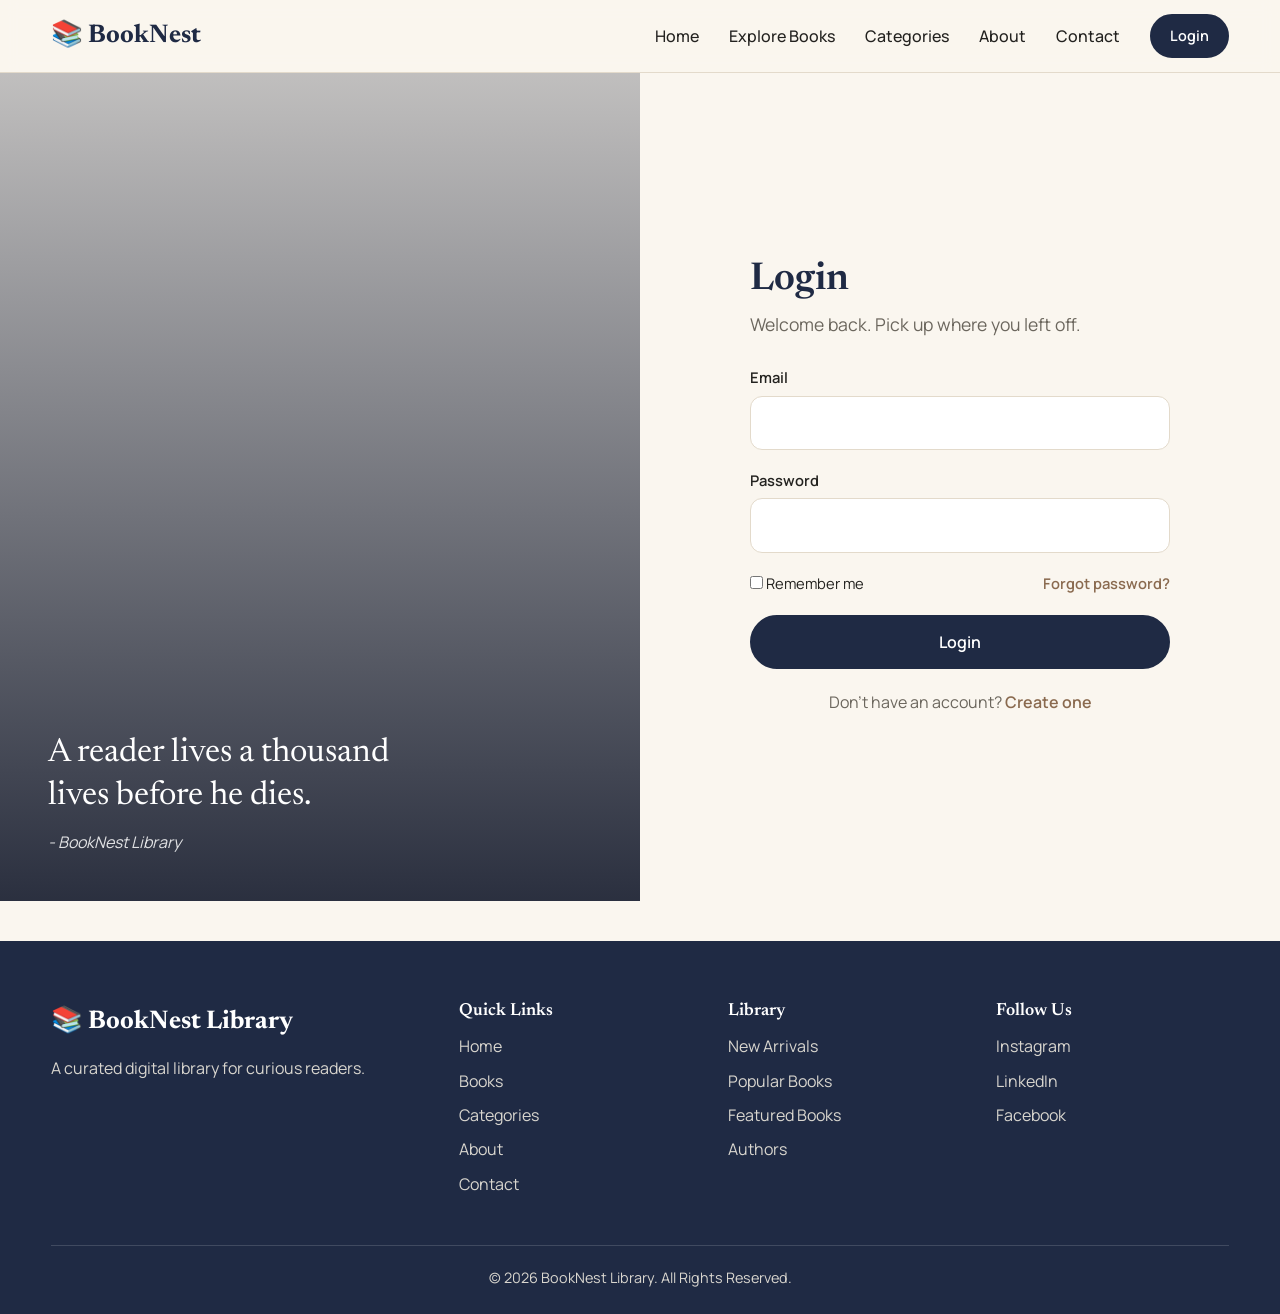
<file: BookNest-Library/login.html>
<!DOCTYPE html>
<html lang="en"><head><meta charset="UTF-8"><meta name="viewport" content="width=device-width,initial-scale=1">
<title>Login | BookNest Library</title><meta name="description" content="BookNest Library - a curated online library for curious readers.">
<link rel="preconnect" href="https://fonts.googleapis.com"><link rel="preconnect" href="https://fonts.gstatic.com" crossorigin>
<link href="https://fonts.googleapis.com/css2?family=Manrope:wght@400;500;600;700&family=Newsreader:wght@500;600;700&display=swap" rel="stylesheet">
<link rel="stylesheet" href="css/style.css"></head><body>
<!-- ================= HEADER ================= -->
<header class="site-header"><nav class="nav container" aria-label="Main navigation">
<a href="index.html" class="logo">📚 BookNest</a>
<input type="checkbox" id="menu" class="menu-toggle" aria-label="Toggle menu"><label for="menu" class="menu-btn">☰</label>
<ul class="nav-links"><li><a href="index.html">Home</a></li><li><a href="books.html">Explore Books</a></li><li><a href="categories.html">Categories</a></li><li><a href="about.html">About</a></li><li><a href="contact.html">Contact</a></li><li><a href="login.html" class="btn sm">Login</a></li></ul></nav></header>
<main>
<section class="auth"><div class="auth-art" style="background-image:url('https://picsum.photos/seed/cozylib/900/1100')" role="img" aria-label="Library shelves in warm light"><blockquote>A reader lives a thousand lives before he dies.<cite>- BookNest Library</cite></blockquote></div>
<div class="auth-form"><form action="#" method="post"><h1>Login</h1><p class="lead" style="margin:0 0 26px">Welcome back. Pick up where you left off.</p><div class="field"><label for="email">Email</label><input id="email" name="email" type="email" required></div><div class="field"><label for="password">Password</label><input id="password" name="password" type="password" required></div><div class="row"><label><input type="checkbox" name="remember"> Remember me</label><a href="#">Forgot password?</a></div><button class="btn" type="submit">Login</button>
<p class="alt-link">Don't have an account? <a href="register.html">Create one</a></p></form></div></section>
</main>
<!-- ================= FOOTER ================= -->
<footer class="site-footer"><div class="container"><div class="foot-grid">
<div><a href="index.html" class="logo">📚 BookNest Library</a><p style="margin-top:12px;max-width:34ch">A curated digital library for curious readers.</p></div>
<nav aria-label="Quick links"><h3>Quick Links</h3><ul><li><a href="index.html">Home</a></li><li><a href="books.html">Books</a></li><li><a href="categories.html">Categories</a></li><li><a href="about.html">About</a></li><li><a href="contact.html">Contact</a></li></ul></nav>
<nav aria-label="Library"><h3>Library</h3><ul><li><a href="books.html">New Arrivals</a></li><li><a href="books.html">Popular Books</a></li><li><a href="books.html">Featured Books</a></li><li><a href="about.html">Authors</a></li></ul></nav>
<nav aria-label="Social"><h3>Follow Us</h3><ul><li><a href="https://www.instagram.com/">Instagram</a></li><li><a href="https://www.linkedin.com/">LinkedIn</a></li><li><a href="https://www.facebook.com/">Facebook</a></li></ul></nav>
</div><p class="copy">© 2026 BookNest Library. All Rights Reserved.</p></div></footer></body></html>
</file>
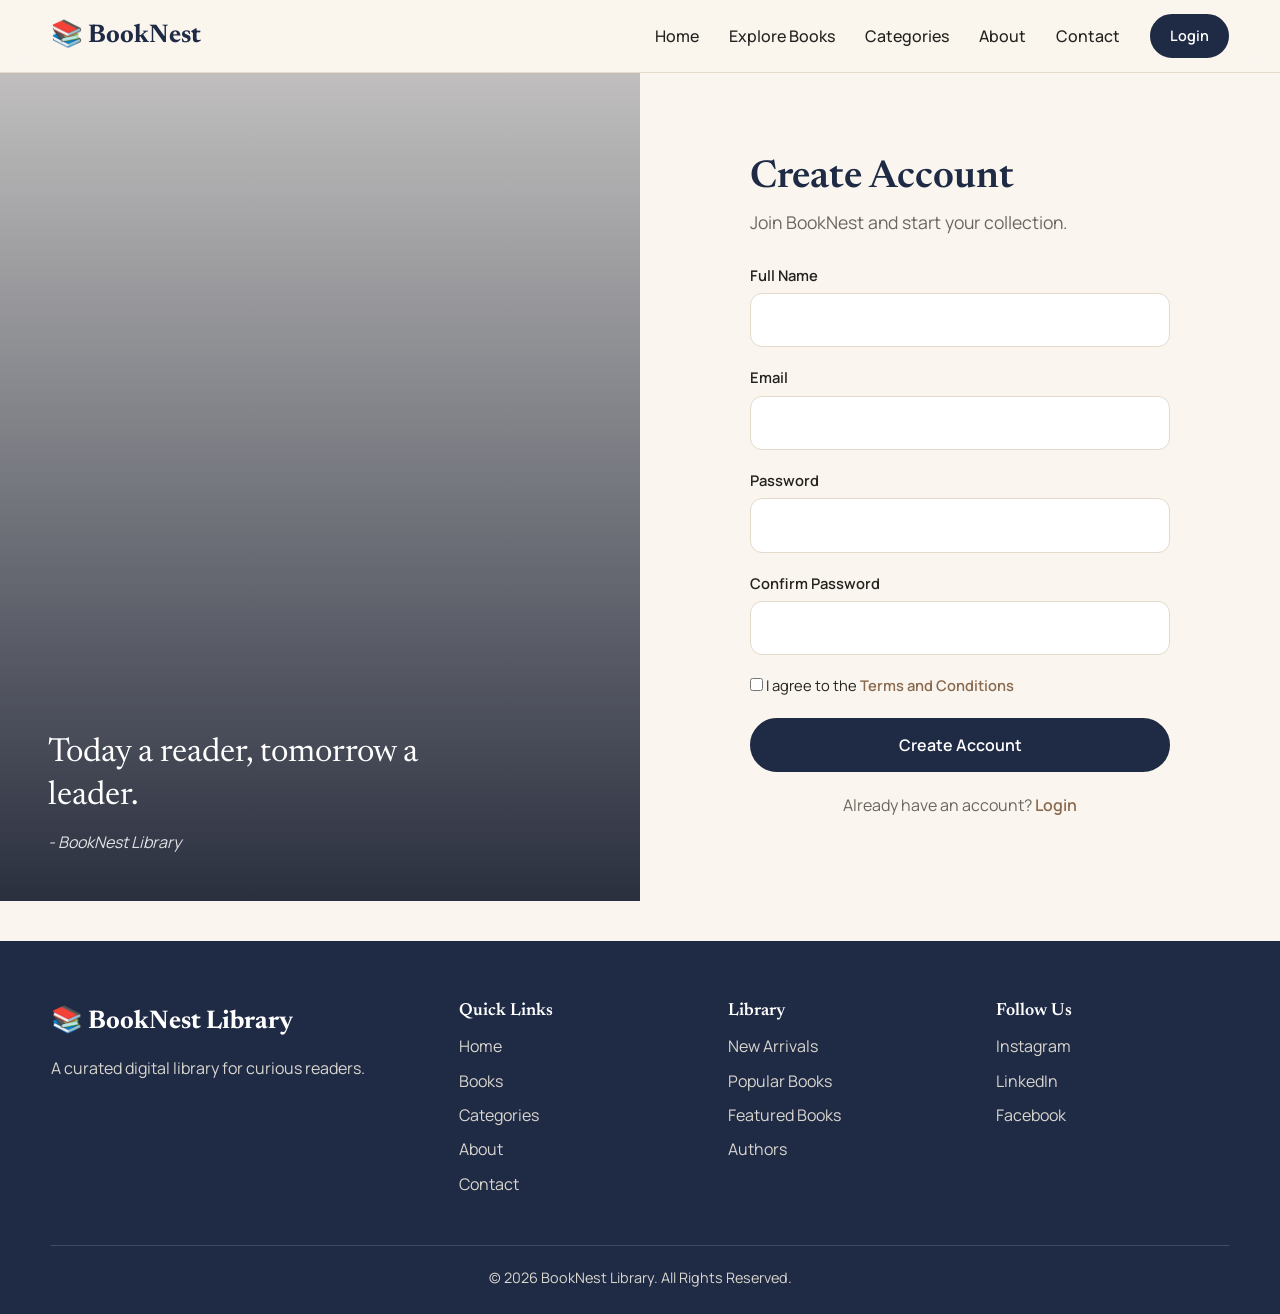
<file: BookNest-Library/register.html>
<!DOCTYPE html>
<html lang="en"><head><meta charset="UTF-8"><meta name="viewport" content="width=device-width,initial-scale=1">
<title>Create Account | BookNest Library</title><meta name="description" content="BookNest Library - a curated online library for curious readers.">
<link rel="preconnect" href="https://fonts.googleapis.com"><link rel="preconnect" href="https://fonts.gstatic.com" crossorigin>
<link href="https://fonts.googleapis.com/css2?family=Manrope:wght@400;500;600;700&family=Newsreader:wght@500;600;700&display=swap" rel="stylesheet">
<link rel="stylesheet" href="css/style.css"></head><body>
<!-- ================= HEADER ================= -->
<header class="site-header"><nav class="nav container" aria-label="Main navigation">
<a href="index.html" class="logo">📚 BookNest</a>
<input type="checkbox" id="menu" class="menu-toggle" aria-label="Toggle menu"><label for="menu" class="menu-btn">☰</label>
<ul class="nav-links"><li><a href="index.html">Home</a></li><li><a href="books.html">Explore Books</a></li><li><a href="categories.html">Categories</a></li><li><a href="about.html">About</a></li><li><a href="contact.html">Contact</a></li><li><a href="login.html" class="btn sm">Login</a></li></ul></nav></header>
<main>
<section class="auth"><div class="auth-art" style="background-image:url('https://picsum.photos/seed/bookshelf/900/1100')" role="img" aria-label="Library shelves in warm light"><blockquote>Today a reader, tomorrow a leader.<cite>- BookNest Library</cite></blockquote></div>
<div class="auth-form"><form action="#" method="post"><h1>Create Account</h1><p class="lead" style="margin:0 0 26px">Join BookNest and start your collection.</p><div class="field"><label for="name">Full Name</label><input id="name" name="name" type="text" required></div><div class="field"><label for="email">Email</label><input id="email" name="email" type="email" required></div><div class="field"><label for="password">Password</label><input id="password" name="password" type="password" required></div><div class="field"><label for="confirm">Confirm Password</label><input id="confirm" name="confirm" type="password" required></div><div class="row"><label><input type="checkbox" required> I agree to the <a href="#">Terms and Conditions</a></label></div><button class="btn" type="submit">Create Account</button>
<p class="alt-link">Already have an account? <a href="login.html">Login</a></p></form></div></section>
</main>
<!-- ================= FOOTER ================= -->
<footer class="site-footer"><div class="container"><div class="foot-grid">
<div><a href="index.html" class="logo">📚 BookNest Library</a><p style="margin-top:12px;max-width:34ch">A curated digital library for curious readers.</p></div>
<nav aria-label="Quick links"><h3>Quick Links</h3><ul><li><a href="index.html">Home</a></li><li><a href="books.html">Books</a></li><li><a href="categories.html">Categories</a></li><li><a href="about.html">About</a></li><li><a href="contact.html">Contact</a></li></ul></nav>
<nav aria-label="Library"><h3>Library</h3><ul><li><a href="books.html">New Arrivals</a></li><li><a href="books.html">Popular Books</a></li><li><a href="books.html">Featured Books</a></li><li><a href="about.html">Authors</a></li></ul></nav>
<nav aria-label="Social"><h3>Follow Us</h3><ul><li><a href="https://www.instagram.com/">Instagram</a></li><li><a href="https://www.linkedin.com/">LinkedIn</a></li><li><a href="https://www.facebook.com/">Facebook</a></li></ul></nav>
</div><p class="copy">© 2026 BookNest Library. All Rights Reserved.</p></div></footer></body></html>
</file>
<file: BookNest-Library/css/style.css>
/* ================= VARIABLES ================= */
:root{--primary:#1f2a44;--secondary:#8a6a4f;--accent:#b5833a;--bg:#faf6ef;--surface:#fff;--beige:#eadfcf;--text:#23221f;--muted:#6b665d;--border:#e3dacb;--shadow:0 6px 22px rgba(35,34,31,.09);--shadow-lg:0 14px 36px rgba(35,34,31,.16);--radius:18px;--serif:'Newsreader',Georgia,serif;--sans:'Manrope',system-ui,sans-serif}
/* ================= BASE ================= */
*{box-sizing:border-box;margin:0}
html{scroll-behavior:smooth}
body{font-family:var(--sans);background:var(--bg);color:var(--text);line-height:1.65}
img{max-width:100%;display:block}
a{color:inherit;text-decoration:none}
h1,h2,h3{font-family:var(--serif);line-height:1.15;color:var(--primary);font-weight:600}
h1{font-size:clamp(2.4rem,5.5vw,4.4rem)}h2{font-size:clamp(1.8rem,3.5vw,2.6rem)}h3{font-size:1.25rem}
:focus-visible{outline:3px solid var(--accent);outline-offset:3px}
.container{width:min(1200px,92%);margin-inline:auto}
.section{padding:72px 0}.section.alt{background:var(--beige)}
.section-head{display:flex;justify-content:space-between;align-items:end;gap:20px;margin-bottom:32px;flex-wrap:wrap}
.lead{color:var(--muted);font-size:1.1rem;max-width:56ch;margin-top:12px}
/* ================= HEADER ================= */
.site-header{position:sticky;top:0;z-index:50;background:rgba(250,246,239,.94);backdrop-filter:blur(8px);border-bottom:1px solid var(--border)}
.nav{display:flex;align-items:center;justify-content:space-between;height:72px}
.logo{font-family:var(--serif);font-size:1.6rem;font-weight:700;color:var(--primary)}
.nav-links{display:flex;align-items:center;gap:30px;list-style:none;padding:0}
.nav-links a:not(.btn){position:relative;font-weight:500;padding:4px 0}
.nav-links a:not(.btn)::after{content:"";position:absolute;left:0;bottom:0;height:2px;width:0;background:var(--accent);transition:width .3s}
.nav-links a:not(.btn):hover::after,.nav-links a.active::after{width:100%}
.menu-toggle,.menu-btn{display:none}
/* ================= BUTTONS ================= */
.btn{display:inline-block;padding:12px 26px;border-radius:999px;background:var(--primary);color:#fff;font-weight:600;border:2px solid var(--primary);cursor:pointer;font:inherit;font-weight:600;transition:transform .25s,box-shadow .25s,background .25s}
.btn:hover{transform:translateY(-3px);box-shadow:var(--shadow);background:#2d3c61}
.btn.ghost{background:transparent;color:var(--primary)}.btn.ghost:hover{background:var(--primary);color:#fff}
.btn.sm{padding:8px 18px;font-size:.9rem}
/* ================= HERO ================= */
.hero{padding:72px 0 48px}
.hero-grid{display:grid;grid-template-columns:1.1fr 1fr;gap:56px;align-items:center}
.hero-text>*{animation:rise .8s both}.hero-text>*:nth-child(2){animation-delay:.12s}.hero-text>*:nth-child(3){animation-delay:.24s}
.hero-text p{color:var(--muted);font-size:1.15rem;margin:20px 0 30px;max-width:48ch}
.hero-actions{display:flex;gap:14px;flex-wrap:wrap}
.hero-img{display:grid;grid-template-columns:1fr 1fr;gap:16px}
.hero-img img{border-radius:var(--radius);box-shadow:var(--shadow);width:100%;object-fit:cover}
.hero-img img:first-child{aspect-ratio:3/4}.hero-img img:last-child{aspect-ratio:3/4;margin-top:40px}
@keyframes rise{from{opacity:0;transform:translateY(24px)}to{opacity:1;transform:none}}
/* ================= MASONRY CARDS ================= */
.masonry{columns:4 250px;column-gap:22px}
.card{break-inside:avoid;margin-bottom:22px;background:var(--surface);border-radius:var(--radius);overflow:hidden;box-shadow:var(--shadow);transition:transform .3s,box-shadow .3s}
.card:hover{transform:translateY(-6px);box-shadow:var(--shadow-lg)}
.cover{display:block;overflow:hidden}
.cover img{width:100%;object-fit:cover;transition:transform .6s}.card:hover .cover img{transform:scale(1.06)}
.r1{aspect-ratio:3/4}.r2{aspect-ratio:4/5}.r3{aspect-ratio:2/3}.r4{aspect-ratio:1/1}
.cb{padding:18px 20px 22px}.cb h3{margin:6px 0 2px}.cb p{font-size:.93rem;color:var(--muted)}.cb .au{color:var(--secondary);font-weight:600}.cb .btn{margin-top:14px}
.tag{display:inline-block;font-size:.78rem;font-weight:600;background:var(--beige);color:var(--secondary);padding:3px 12px;border-radius:999px}
.rating{color:var(--accent);font-weight:700;font-size:.9rem;margin-left:8px}
.center{text-align:center;margin-top:36px}
/* ================= COLLECTIONS / CATEGORIES ================= */
.tiles{columns:3 280px;column-gap:22px}
.tile{position:relative;display:block;break-inside:avoid;margin-bottom:22px;border-radius:var(--radius);overflow:hidden;box-shadow:var(--shadow);color:#fff}
.tile img{width:100%;object-fit:cover;transition:transform .6s}.tile:hover img{transform:scale(1.07)}
.tile .ov{position:absolute;inset:0;display:flex;flex-direction:column;justify-content:end;padding:22px;background:linear-gradient(to top,rgba(20,26,44,.85),rgba(20,26,44,.1) 65%);transition:background .3s}
.tile:hover .ov{background:linear-gradient(to top,rgba(20,26,44,.95),rgba(20,26,44,.45))}
.tile h3{color:#fff;font-size:1.5rem}.tile span{font-size:.9rem;opacity:.9}
/* ================= FEATURES / STATS ================= */
.grid4{display:grid;grid-template-columns:repeat(auto-fit,minmax(220px,1fr));gap:22px}
.feature{background:var(--surface);padding:28px;border-radius:var(--radius);box-shadow:var(--shadow);border:1px solid var(--border)}
.feature .ic{font-size:2rem}.feature h3{margin:10px 0 6px}.feature p{color:var(--muted)}
.stat{text-align:center;padding:24px}.stat strong{display:block;font-family:var(--serif);font-size:3rem;color:var(--primary)}.stat span{color:var(--muted)}
/* ================= BOOKS TOOLBAR ================= */
.page-title{padding:56px 0 28px}
.toolbar{display:flex;gap:14px;flex-wrap:wrap;margin-bottom:18px}
.toolbar input,.toolbar select{font:inherit;padding:12px 18px;border-radius:999px;border:1px solid var(--border);background:var(--surface);color:var(--text)}
.toolbar input{flex:1;min-width:220px}
.chips{display:flex;gap:10px;flex-wrap:wrap;margin-bottom:32px}
.chip{padding:8px 18px;border-radius:999px;border:1px solid var(--border);background:var(--surface);font-size:.92rem;font-weight:500;transition:.25s}
.chip:hover,.chip.on{background:var(--primary);color:#fff;border-color:var(--primary)}
/* ================= DETAILS ================= */
.detail{display:grid;grid-template-columns:minmax(260px,420px) 1fr;gap:56px;align-items:start;padding:56px 0}
.detail img{width:100%;border-radius:var(--radius);box-shadow:var(--shadow-lg);aspect-ratio:3/4;object-fit:cover}
.meta{display:grid;grid-template-columns:repeat(auto-fit,minmax(150px,1fr));gap:14px;margin:24px 0;padding:20px;background:var(--surface);border-radius:var(--radius);border:1px solid var(--border)}
.meta dt{font-size:.8rem;color:var(--muted)}.meta dd{margin:0;font-weight:600}
/* ================= ABOUT / CONTACT ================= */
.two{display:grid;grid-template-columns:1fr 1fr;gap:32px}
.panel{background:var(--surface);padding:32px;border-radius:var(--radius);box-shadow:var(--shadow)}
.panel p{color:var(--muted);margin-top:10px}
.banner{width:100%;height:clamp(240px,40vw,460px);object-fit:cover;border-radius:var(--radius);box-shadow:var(--shadow);margin:40px 0}
.info{display:grid;grid-template-columns:repeat(auto-fit,minmax(220px,1fr));gap:20px;margin-bottom:40px}
.contact-grid{display:grid;grid-template-columns:1.2fr 1fr;gap:32px}
/* ================= FORMS / AUTH ================= */
.field{display:flex;flex-direction:column;gap:6px;margin-bottom:18px}
.field label{font-weight:600;font-size:.92rem}
.field input,.field textarea{font:inherit;padding:13px 16px;border-radius:12px;border:1px solid var(--border);background:#fff}
.field input:focus,.field textarea:focus,.toolbar input:focus{border-color:var(--accent);outline:2px solid rgba(181,131,58,.35)}
.row{display:flex;justify-content:space-between;align-items:center;gap:10px;flex-wrap:wrap;margin-bottom:20px;font-size:.92rem}
.row a,.alt-link a{color:var(--secondary);font-weight:600}
.auth{display:grid;grid-template-columns:1fr 1fr;min-height:calc(100vh - 72px)}
.auth-art{position:relative;background-size:cover;background-position:center;display:flex;align-items:end;padding:48px;color:#fff}
.auth-art::before{content:"";position:absolute;inset:0;background:linear-gradient(to top,rgba(20,26,44,.9),rgba(20,26,44,.25))}
.auth-art blockquote{position:relative;font-family:var(--serif);font-size:clamp(1.5rem,2.6vw,2.2rem);line-height:1.3;max-width:20ch}
.auth-art cite{display:block;font-size:1rem;margin-top:14px;opacity:.85;font-family:var(--sans)}
.auth-form{display:flex;align-items:center;justify-content:center;padding:40px 6%}
.auth-form form{width:min(420px,100%)}.auth-form h1{font-size:2.4rem;margin-bottom:8px}.auth-form .btn{width:100%}
.alt-link{text-align:center;margin-top:20px;color:var(--muted)}
/* ================= FOOTER ================= */
.site-footer{background:var(--primary);color:#d9d6cf;padding:60px 0 24px;margin-top:40px}
.foot-grid{display:grid;grid-template-columns:1.6fr 1fr 1fr 1fr;gap:36px}
.site-footer h3{color:#fff;font-size:1.1rem;margin-bottom:12px}.site-footer .logo{color:#fff}
.site-footer ul{list-style:none;padding:0}.site-footer li{margin-bottom:8px}.site-footer a:hover{color:#fff;text-decoration:underline}
.copy{border-top:1px solid rgba(255,255,255,.15);margin-top:40px;padding-top:20px;text-align:center;font-size:.9rem}
/* ================= RESPONSIVE ================= */
@media(max-width:960px){.hero-grid,.detail,.contact-grid,.two{grid-template-columns:1fr}.foot-grid{grid-template-columns:1fr 1fr}.auth{grid-template-columns:1fr}.auth-art{min-height:240px;padding:28px}}
@media(max-width:820px){
.menu-btn{display:block;cursor:pointer;font-size:1.7rem;color:var(--primary)}
.nav-links{display:none;position:absolute;top:72px;left:0;right:0;flex-direction:column;align-items:flex-start;gap:16px;background:var(--bg);padding:24px 4%;border-bottom:1px solid var(--border)}
.menu-toggle:checked~.nav-links{display:flex}}
@media(max-width:600px){.masonry,.tiles{columns:1}.foot-grid{grid-template-columns:1fr}.section{padding:52px 0}.hero-img img:last-child{margin-top:20px}}
@media(min-width:601px) and (max-width:960px){.masonry{columns:2}.tiles{columns:2}}
@media(prefers-reduced-motion:reduce){*{animation:none!important;transition:none!important}}
</file>
